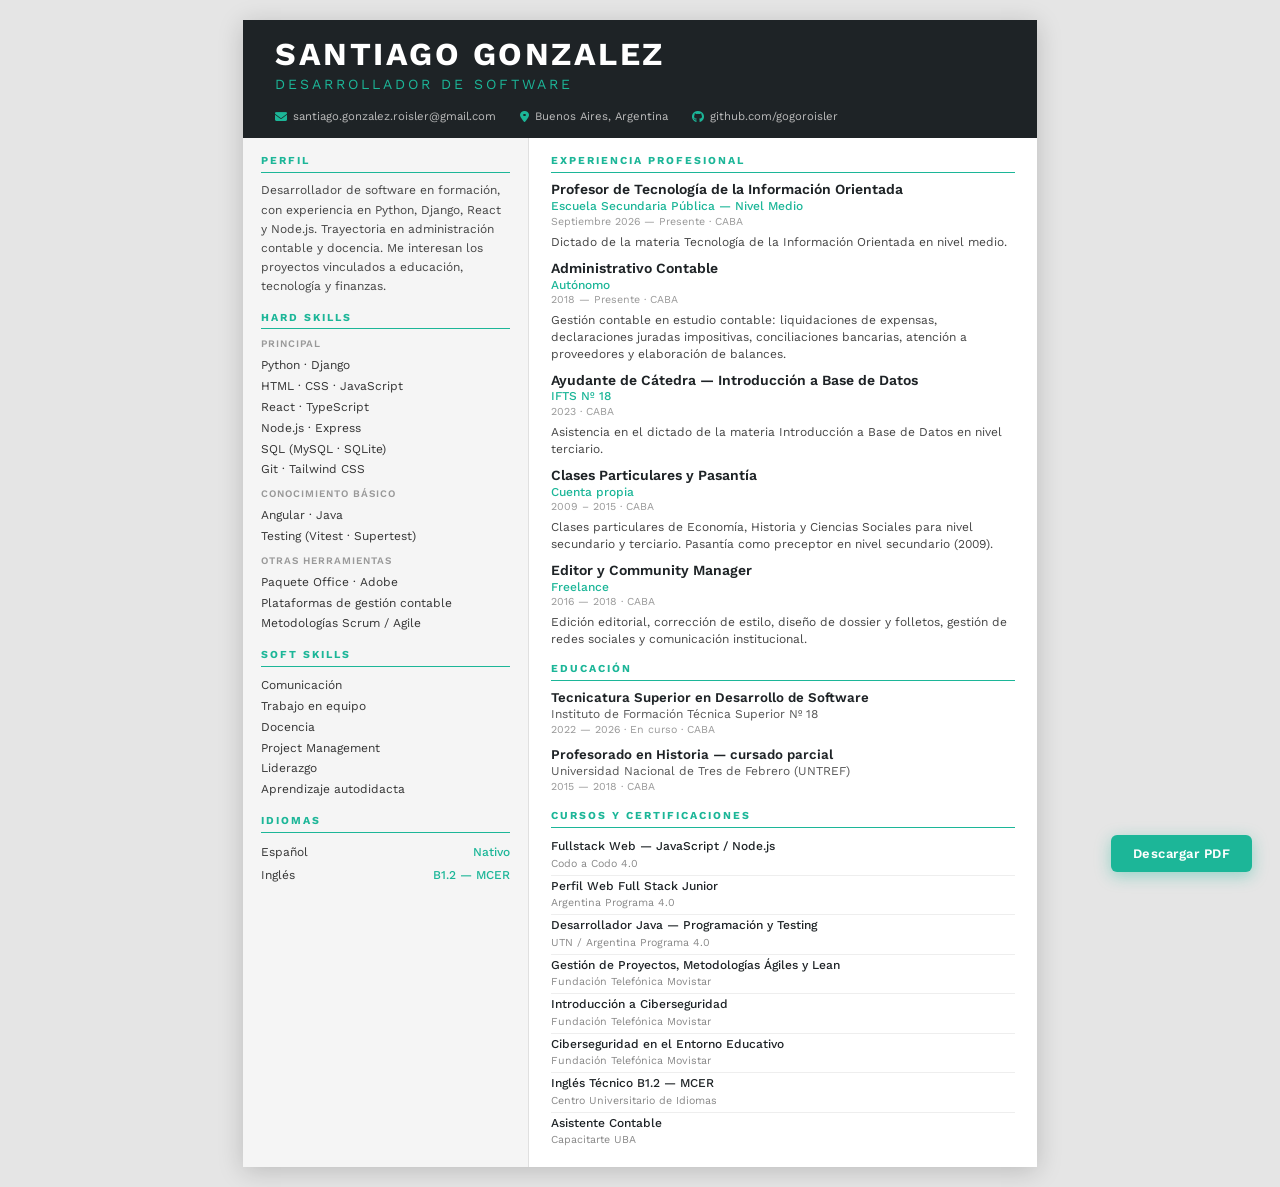
<file: cv.html>
<!DOCTYPE html>
<html lang="es">
<head>
    <meta charset="UTF-8">
    <meta name="viewport" content="width=device-width, initial-scale=1.0">
    <title>CV — Santiago Gonzalez</title>
    <link rel="preconnect" href="https://fonts.googleapis.com">
    <link href="https://fonts.googleapis.com/css2?family=Work+Sans:wght@300;400;500;600;700&display=swap" rel="stylesheet">
    <link rel="stylesheet" href="https://cdnjs.cloudflare.com/ajax/libs/font-awesome/6.1.2/css/all.min.css" integrity="sha512-1sCRPdkRXhBV2PBLUdRb4tMg1w2YPf37qatUFeS7zlBy7jJI8Lf4VHwWfZZfpXtYSLy85pkm9GaYVYMfw5BC1A==" crossorigin="anonymous" referrerpolicy="no-referrer" />
    <style>
        * { margin: 0; padding: 0; box-sizing: border-box; }

        body {
            font-family: 'Work Sans', sans-serif;
            font-size: 9.5pt;
            color: #1e2326;
            background: #e5e5e5;
            line-height: 1.4;
        }

        .page {
            width: 210mm;
            min-height: 297mm;
            margin: 20px auto;
            background: #fff;
            display: flex;
            flex-direction: column;
            box-shadow: 0 4px 24px rgba(0,0,0,.18);
        }

        /* ---- HEADER ---- */
        .cv-header {
            background: #1e2326;
            color: #fff;
            padding: 18px 32px 14px;
        }

        .cv-header h1 {
            font-size: 24pt;
            font-weight: 700;
            letter-spacing: 2.5px;
            line-height: 1;
        }

        .cv-header .subtitle {
            color: #1CB698;
            font-size: 10.5pt;
            font-weight: 400;
            letter-spacing: 3px;
            text-transform: uppercase;
            margin-top: 5px;
        }

        .cv-header .contacts {
            display: flex;
            flex-wrap: wrap;
            column-gap: 24px;
            row-gap: 4px;
            margin-top: 14px;
            font-size: 8.5pt;
            color: #bbb;
        }

        .cv-header .contacts span {
            display: flex;
            align-items: center;
            gap: 6px;
        }

        .cv-header .contacts span i {
            color: #1CB698;
            font-size: 9pt;
        }

        /* ---- BODY ---- */
        .cv-body {
            display: flex;
            flex: 1;
        }

        /* ---- LEFT ---- */
        .cv-left {
            width: 36%;
            background: #f5f5f5;
            padding: 16px 18px;
            border-right: 1px solid #e0e0e0;
        }

        /* ---- RIGHT ---- */
        .cv-right {
            width: 64%;
            padding: 16px 22px;
        }

        /* ---- SECTION TITLE ---- */
        h2 {
            font-size: 8pt;
            font-weight: 700;
            letter-spacing: 2px;
            text-transform: uppercase;
            color: #1CB698;
            border-bottom: 1.5px solid #1CB698;
            padding-bottom: 3px;
            margin-bottom: 8px;
            margin-top: 14px;
        }

        h2:first-child { margin-top: 0; }

        /* ---- PERFIL ---- */
        .perfil {
            font-size: 9pt;
            color: #444;
            line-height: 1.6;
        }

        /* ---- SKILLS ---- */
        .skill-group { margin-bottom: 7px; }

        .skill-group .group-label {
            font-size: 7.5pt;
            font-weight: 600;
            color: #999;
            text-transform: uppercase;
            letter-spacing: 1px;
            display: block;
            margin-bottom: 4px;
        }

        .skill-row {
            font-size: 9pt;
            color: #333;
            padding: 2px 0;
        }

        /* ---- IDIOMAS ---- */
        .lang-row {
            display: flex;
            justify-content: space-between;
            font-size: 9pt;
            padding: 3px 0;
            color: #333;
        }

        .lang-row .level { color: #1CB698; font-weight: 500; }

        /* ---- EXPERIENCIA ---- */
        .exp-item { margin-bottom: 9px; }

        .exp-item h3 {
            font-size: 10.5pt;
            font-weight: 600;
            color: #1e2326;
            line-height: 1.2;
        }

        .exp-item .company {
            font-size: 9pt;
            color: #1CB698;
            font-weight: 500;
        }

        .exp-item .date {
            font-size: 8pt;
            color: #999;
            margin-bottom: 4px;
        }

        .exp-item p {
            font-size: 9pt;
            color: #444;
            line-height: 1.4;
        }

        /* ---- EDUCACIÓN ---- */
        .edu-item { margin-bottom: 8px; }

        .edu-item h3 {
            font-size: 10pt;
            font-weight: 600;
            color: #1e2326;
            line-height: 1.3;
        }

        .edu-item .inst {
            font-size: 9pt;
            color: #555;
        }

        .edu-item .date {
            font-size: 8pt;
            color: #999;
        }

        /* ---- CURSOS ---- */
        .cursos-list {
            list-style: none;
            padding: 0;
        }

        .cursos-list li {
            padding: 3px 0;
            border-bottom: 1px solid #eee;
            font-size: 9pt;
        }

        .cursos-list li:last-child { border-bottom: none; }

        .cursos-list li strong {
            display: block;
            font-weight: 500;
            color: #1e2326;
            line-height: 1.3;
        }

        .cursos-list li span {
            color: #888;
            font-size: 8pt;
        }

        /* ---- PRINT BUTTON ---- */
        .print-btn {
            position: fixed;
            bottom: 28px;
            right: 28px;
            background: #1CB698;
            color: #fff;
            border: none;
            padding: 11px 22px;
            font-family: 'Work Sans', sans-serif;
            font-size: 13px;
            font-weight: 600;
            cursor: pointer;
            border-radius: 6px;
            letter-spacing: .5px;
            box-shadow: 0 4px 16px rgba(28,182,152,.4);
            transition: background .2s;
        }

        .print-btn:hover { background: #17a589; }

        /* ---- PRINT ---- */
        @media print {
            @page { size: A4; margin: 0; }

            body { background: #fff; }

            .page {
                width: 100%;
                margin: 0;
                box-shadow: none;
            }

            .print-btn { display: none; }

            .cv-header,
            .cv-left {
                print-color-adjust: exact;
                -webkit-print-color-adjust: exact;
            }

            h2 {
                print-color-adjust: exact;
                -webkit-print-color-adjust: exact;
            }
        }
    </style>
</head>
<body>

<button class="print-btn" onclick="window.print()">Descargar PDF</button>

<div class="page">

    <!-- HEADER -->
    <div class="cv-header">
        <h1>SANTIAGO GONZALEZ</h1>
        <div class="subtitle">Desarrollador de Software</div>
        <div class="contacts">
            <span><i class="fa-solid fa-envelope"></i> santiago.gonzalez.roisler@gmail.com</span>
            <span><i class="fa-solid fa-location-dot"></i> Buenos Aires, Argentina</span>
            <span><i class="fa-brands fa-github"></i> github.com/gogoroisler</span>
        </div>
    </div>

    <!-- BODY -->
    <div class="cv-body">

        <!-- LEFT -->
        <div class="cv-left">

            <h2>Perfil</h2>
            <p class="perfil">Desarrollador de software en formación, con experiencia en Python, Django, React y Node.js. Trayectoria en administración contable y docencia. Me interesan los proyectos vinculados a educación, tecnología y finanzas.</p>

            <h2>Hard Skills</h2>

            <div class="skill-group">
                <span class="group-label">Principal</span>
                <div class="skill-row">Python · Django</div>
                <div class="skill-row">HTML · CSS · JavaScript</div>
                <div class="skill-row">React · TypeScript</div>
                <div class="skill-row">Node.js · Express</div>
                <div class="skill-row">SQL (MySQL · SQLite)</div>
                <div class="skill-row">Git · Tailwind CSS</div>
            </div>

            <div class="skill-group">
                <span class="group-label">Conocimiento básico</span>
                <div class="skill-row">Angular · Java</div>
                <div class="skill-row">Testing (Vitest · Supertest)</div>
            </div>

            <div class="skill-group">
                <span class="group-label">Otras herramientas</span>
                <div class="skill-row">Paquete Office · Adobe</div>
                <div class="skill-row">Plataformas de gestión contable</div>
                <div class="skill-row">Metodologías Scrum / Agile</div>
            </div>

            <h2>Soft Skills</h2>
            <div class="skill-row">Comunicación</div>
            <div class="skill-row">Trabajo en equipo</div>
            <div class="skill-row">Docencia</div>
            <div class="skill-row">Project Management</div>
            <div class="skill-row">Liderazgo</div>
            <div class="skill-row">Aprendizaje autodidacta</div>

            <h2>Idiomas</h2>
            <div class="lang-row"><span>Español</span><span class="level">Nativo</span></div>
            <div class="lang-row"><span>Inglés</span><span class="level">B1.2 — MCER</span></div>

        </div>

        <!-- RIGHT -->
        <div class="cv-right">

            <h2>Experiencia Profesional</h2>

            <div class="exp-item">
                <h3>Profesor de Tecnología de la Información Orientada</h3>
                <div class="company">Escuela Secundaria Pública — Nivel Medio</div>
                <div class="date">Septiembre 2026 — Presente · CABA</div>
                <p>Dictado de la materia Tecnología de la Información Orientada en nivel medio.</p>
            </div>

            <div class="exp-item">
                <h3>Administrativo Contable</h3>
                <div class="company">Autónomo</div>
                <div class="date">2018 — Presente · CABA</div>
                <p>Gestión contable en estudio contable: liquidaciones de expensas, declaraciones juradas impositivas, conciliaciones bancarias, atención a proveedores y elaboración de balances.</p>
            </div>

            <div class="exp-item">
                <h3>Ayudante de Cátedra — Introducción a Base de Datos</h3>
                <div class="company">IFTS Nº 18</div>
                <div class="date">2023 · CABA</div>
                <p>Asistencia en el dictado de la materia Introducción a Base de Datos en nivel terciario.</p>
            </div>

            <div class="exp-item">
                <h3>Clases Particulares y Pasantía</h3>
                <div class="company">Cuenta propia</div>
                <div class="date">2009 – 2015 · CABA</div>
                <p>Clases particulares de Economía, Historia y Ciencias Sociales para nivel secundario y terciario. Pasantía como preceptor en nivel secundario (2009).</p>
            </div>

            <div class="exp-item">
                <h3>Editor y Community Manager</h3>
                <div class="company">Freelance</div>
                <div class="date">2016 — 2018 · CABA</div>
                <p>Edición editorial, corrección de estilo, diseño de dossier y folletos, gestión de redes sociales y comunicación institucional.</p>
            </div>

            <h2>Educación</h2>

            <div class="edu-item">
                <h3>Tecnicatura Superior en Desarrollo de Software</h3>
                <div class="inst">Instituto de Formación Técnica Superior Nº 18</div>
                <div class="date">2022 — 2026 · En curso · CABA</div>
            </div>

            <div class="edu-item">
                <h3>Profesorado en Historia — cursado parcial</h3>
                <div class="inst">Universidad Nacional de Tres de Febrero (UNTREF)</div>
                <div class="date">2015 — 2018 · CABA</div>
            </div>

            <h2>Cursos y Certificaciones</h2>

            <ul class="cursos-list">
                <li>
                    <strong>Fullstack Web — JavaScript / Node.js</strong>
                    <span>Codo a Codo 4.0</span>
                </li>
                <li>
                    <strong>Perfil Web Full Stack Junior</strong>
                    <span>Argentina Programa 4.0</span>
                </li>
                <li>
                    <strong>Desarrollador Java — Programación y Testing</strong>
                    <span>UTN / Argentina Programa 4.0</span>
                </li>
                <li>
                    <strong>Gestión de Proyectos, Metodologías Ágiles y Lean</strong>
                    <span>Fundación Telefónica Movistar</span>
                </li>
                <li>
                    <strong>Introducción a Ciberseguridad</strong>
                    <span>Fundación Telefónica Movistar</span>
                </li>
                <li>
                    <strong>Ciberseguridad en el Entorno Educativo</strong>
                    <span>Fundación Telefónica Movistar</span>
                </li>
                <li>
                    <strong>Inglés Técnico B1.2 — MCER</strong>
                    <span>Centro Universitario de Idiomas</span>
                </li>
                <li>
                    <strong>Asistente Contable</strong>
                    <span>Capacitarte UBA</span>
                </li>
            </ul>

        </div>
    </div>
</div>

</body>
</html>
</file>
